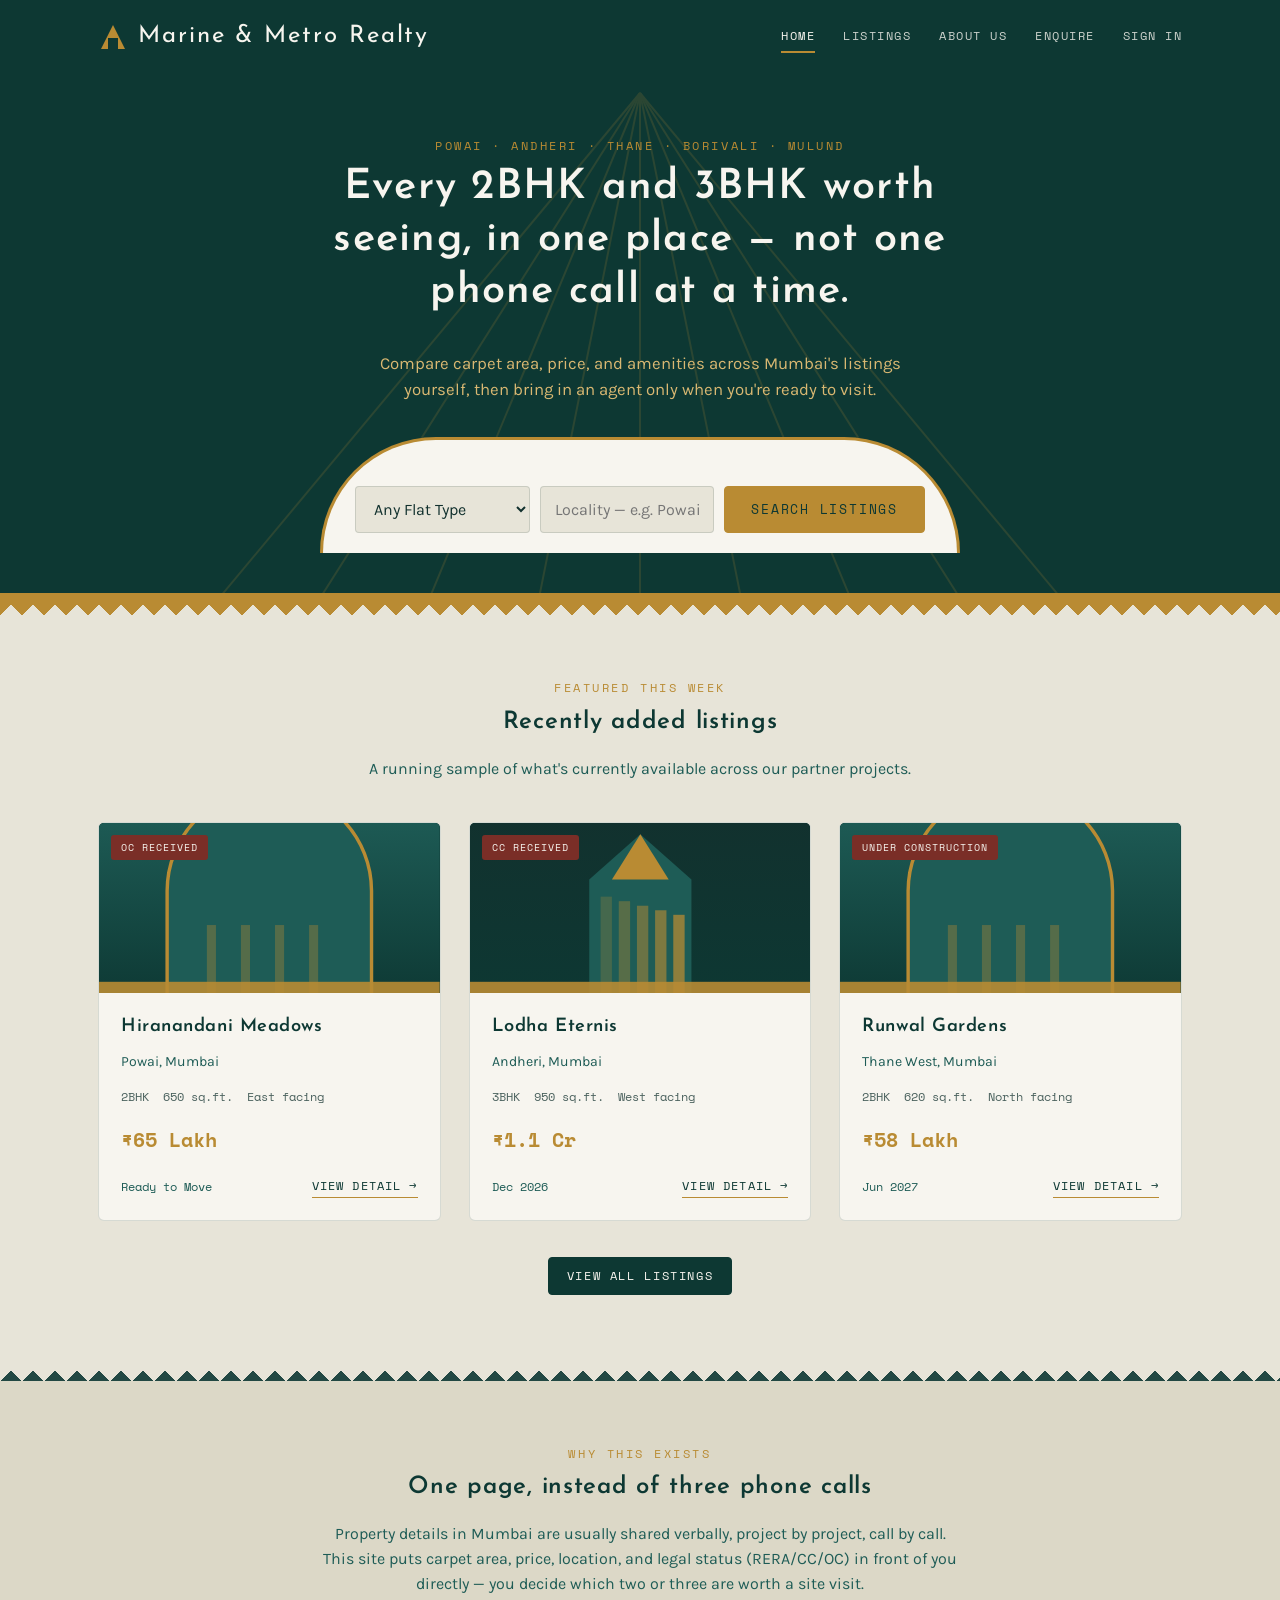
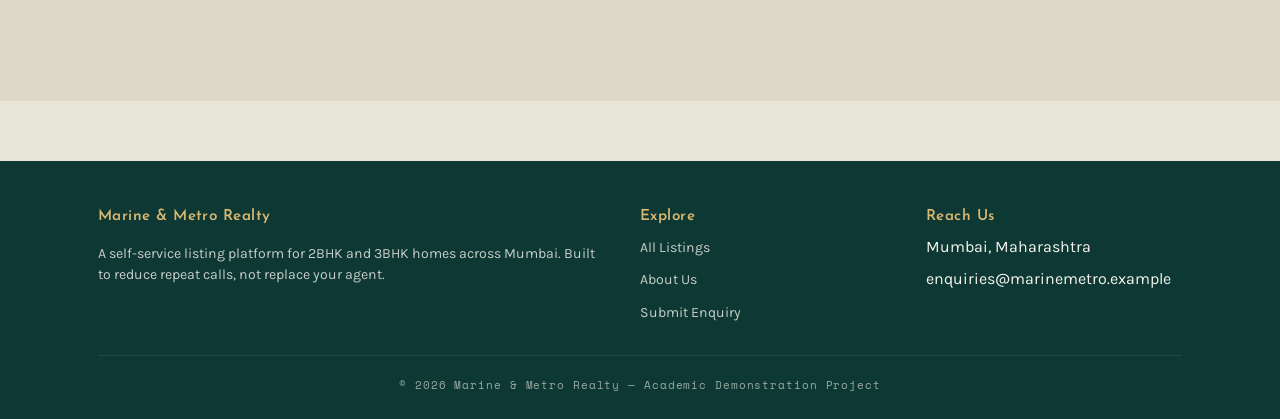
<file: index.html>
<!DOCTYPE html>
<html lang="en">
<head>
<meta charset="UTF-8">
<meta name="viewport" content="width=device-width, initial-scale=1.0">
<title>Marine & Metro Realty — 2BHK & 3BHK Flats in Mumbai</title>
<link rel="preconnect" href="https://fonts.googleapis.com">
<link href="https://fonts.googleapis.com/css2?family=Josefin+Sans:wght@500;600;700&family=Karla:wght@400;500;700&family=Space+Mono:wght@400;700&display=swap" rel="stylesheet">
<link rel="stylesheet" href="styles.css">
</head>
<body data-page="home">

<header class="site-header">
  <div class="container">
    <a href="index.html" class="brand">
      <svg class="mark" viewBox="0 0 30 30"><path d="M15 3 L27 27 H3 Z" fill="#B98B33"/><rect x="10" y="16" width="10" height="11" fill="#0D3833"/></svg>
      Marine & Metro Realty
    </a>
    <button class="nav-toggle" aria-label="Toggle menu">MENU</button>
    <nav class="main-nav">
      <a href="index.html" data-page="home">Home</a>
      <a href="listings.html" data-page="listings">Listings</a>
      <a href="about.html" data-page="about">About Us</a>
      <a href="contact.html" data-page="contact">Enquire</a>
    </nav>
  </div>
</header>

<section class="hero">
  <svg class="sunburst" viewBox="0 0 1200 700" xmlns="http://www.w3.org/2000/svg">
    <g stroke="#B98B33" stroke-width="2" opacity="0.35">
      <g transform="translate(600,140)">
        <line x1="0" y1="0" x2="-500" y2="600"/>
        <line x1="0" y1="0" x2="-380" y2="600"/>
        <line x1="0" y1="0" x2="-250" y2="600"/>
        <line x1="0" y1="0" x2="-120" y2="600"/>
        <line x1="0" y1="0" x2="0" y2="600"/>
        <line x1="0" y1="0" x2="120" y2="600"/>
        <line x1="0" y1="0" x2="250" y2="600"/>
        <line x1="0" y1="0" x2="380" y2="600"/>
        <line x1="0" y1="0" x2="500" y2="600"/>
      </g>
    </g>
  </svg>
  <div class="container">
    <span class="eyebrow">Powai · Andheri · Thane · Borivali · Mulund</span>
    <h1>Every 2BHK and 3BHK worth seeing, in one place — not one phone call at a time.</h1>
    <p class="lede">Compare carpet area, price, and amenities across Mumbai's listings yourself, then bring in an agent only when you're ready to visit.</p>

    <div class="search-arch">
      <div class="arch-frame">
        <form class="search-form" id="hero-search-form">
          <select id="hero-type" aria-label="Flat type">
            <option value="">Any Flat Type</option>
            <option value="2BHK">2BHK</option>
            <option value="3BHK">3BHK</option>
          </select>
          <input type="text" id="hero-locality" placeholder="Locality — e.g. Powai, Andheri" aria-label="Locality">
          <button type="submit" class="btn">Search Listings</button>
        </form>
      </div>
    </div>
  </div>
</section>
<div class="ziggurat"></div>

<section>
  <div class="container">
    <div class="section-head">
      <span class="eyebrow">Featured This Week</span>
      <h2>Recently added listings</h2>
      <p>A running sample of what's currently available across our partner projects.</p>
    </div>
    <div class="card-grid" id="featured-grid"></div>
    <div style="text-align:center;margin-top:36px;">
      <a href="listings.html" class="btn small" style="background:var(--teal-deep);color:var(--ivory);border-color:var(--teal-deep);">View All Listings</a>
    </div>
  </div>
</section>

<div class="ziggurat on-stone"></div>

<section style="background:var(--stone-2);">
  <div class="container">
    <div class="section-head">
      <span class="eyebrow">Why This Exists</span>
      <h2>One page, instead of three phone calls</h2>
      <p>Property details in Mumbai are usually shared verbally, project by project, call by call. This site puts carpet area, price, location, and legal status (RERA/CC/OC) in front of you directly — you decide which two or three are worth a site visit.</p>
    </div>
  </div>
</section>

<footer class="site-footer">
  <div class="container">
    <div class="footer-grid">
      <div>
        <h4>Marine & Metro Realty</h4>
        <p>A self-service listing platform for 2BHK and 3BHK homes across Mumbai. Built to reduce repeat calls, not replace your agent.</p>
      </div>
      <div>
        <h4>Explore</h4>
        <ul>
          <li><a href="listings.html">All Listings</a></li>
          <li><a href="about.html">About Us</a></li>
          <li><a href="contact.html">Submit Enquiry</a></li>
        </ul>
      </div>
      <div>
        <h4>Reach Us</h4>
        <ul>
          <li>Mumbai, Maharashtra</li>
          <li>enquiries@marinemetro.example</li>
        </ul>
      </div>
    </div>
    <div class="footer-bottom">© 2026 Marine & Metro Realty — Academic Demonstration Project</div>
  </div>
</footer>

<script src="data.js"></script>
<script src="storage.js"></script>
<script src="main.js"></script>
</body>
</html>
</file>
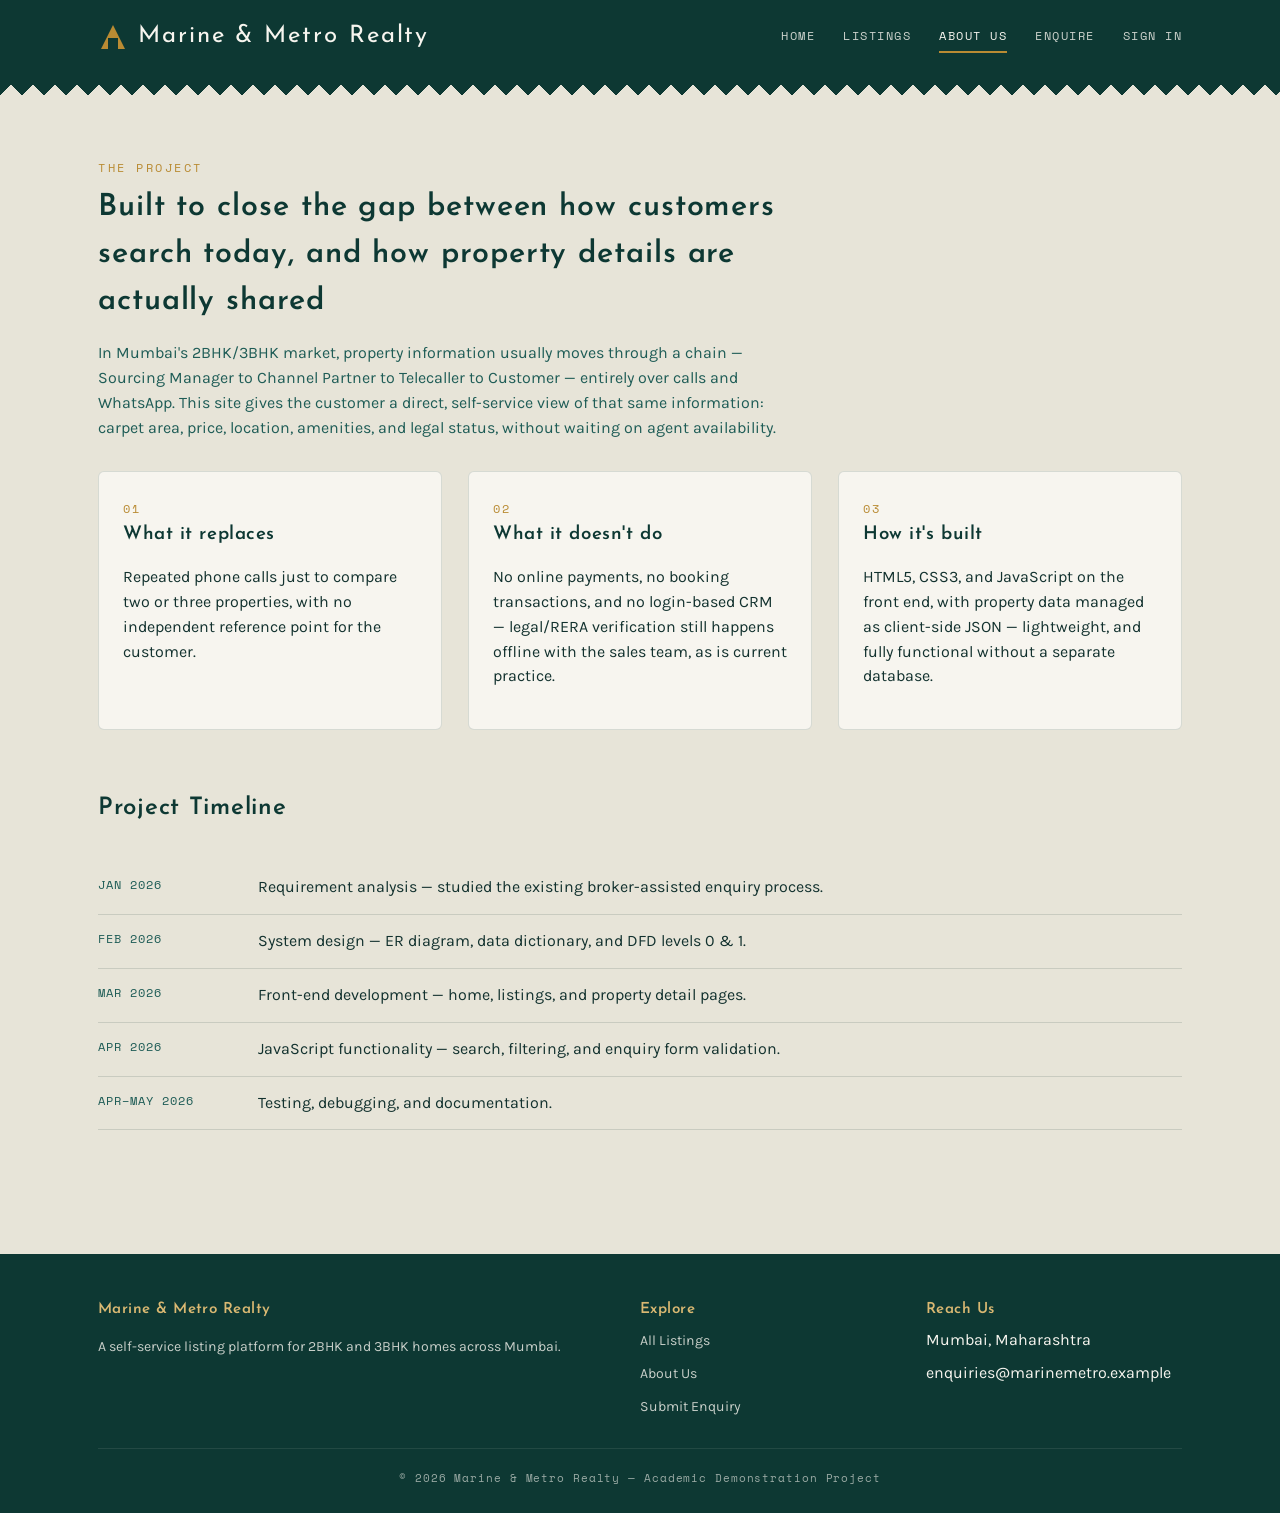
<file: about.html>
<!DOCTYPE html>
<html lang="en">
<head>
<meta charset="UTF-8">
<meta name="viewport" content="width=device-width, initial-scale=1.0">
<title>About Us — Marine & Metro Realty</title>
<link rel="preconnect" href="https://fonts.googleapis.com">
<link href="https://fonts.googleapis.com/css2?family=Josefin+Sans:wght@500;600;700&family=Karla:wght@400;500;700&family=Space+Mono:wght@400;700&display=swap" rel="stylesheet">
<link rel="stylesheet" href="styles.css">
</head>
<body data-page="about">

<header class="site-header">
  <div class="container">
    <a href="index.html" class="brand">
      <svg class="mark" viewBox="0 0 30 30"><path d="M15 3 L27 27 H3 Z" fill="#B98B33"/><rect x="10" y="16" width="10" height="11" fill="#0D3833"/></svg>
      Marine & Metro Realty
    </a>
    <button class="nav-toggle" aria-label="Toggle menu">MENU</button>
    <nav class="main-nav">
      <a href="index.html" data-page="home">Home</a>
      <a href="listings.html" data-page="listings">Listings</a>
      <a href="about.html" data-page="about">About Us</a>
      <a href="contact.html" data-page="contact">Enquire</a>
    </nav>
  </div>
</header>

<div class="ziggurat dark"></div>

<section>
  <div class="container">
    <span class="eyebrow">The Project</span>
    <h1 style="font-size:1.9rem;max-width:680px;">Built to close the gap between how customers search today, and how property details are actually shared</h1>
    <p style="max-width:680px;color:var(--teal);">In Mumbai's 2BHK/3BHK market, property information usually moves through a chain — Sourcing Manager to Channel Partner to Telecaller to Customer — entirely over calls and WhatsApp. This site gives the customer a direct, self-service view of that same information: carpet area, price, location, amenities, and legal status, without waiting on agent availability.</p>

    <div class="about-grid">
      <div class="about-card">
        <span class="num">01</span>
        <h3>What it replaces</h3>
        <p>Repeated phone calls just to compare two or three properties, with no independent reference point for the customer.</p>
      </div>
      <div class="about-card">
        <span class="num">02</span>
        <h3>What it doesn't do</h3>
        <p>No online payments, no booking transactions, and no login-based CRM — legal/RERA verification still happens offline with the sales team, as is current practice.</p>
      </div>
      <div class="about-card">
        <span class="num">03</span>
        <h3>How it's built</h3>
        <p>HTML5, CSS3, and JavaScript on the front end, with property data managed as client-side JSON — lightweight, and fully functional without a separate database.</p>
      </div>
    </div>

    <h2 style="margin-top:60px;">Project Timeline</h2>
    <div class="timeline">
      <div class="timeline-row"><span class="phase">Jan 2026</span><span>Requirement analysis — studied the existing broker-assisted enquiry process.</span></div>
      <div class="timeline-row"><span class="phase">Feb 2026</span><span>System design — ER diagram, data dictionary, and DFD levels 0 &amp; 1.</span></div>
      <div class="timeline-row"><span class="phase">Mar 2026</span><span>Front-end development — home, listings, and property detail pages.</span></div>
      <div class="timeline-row"><span class="phase">Apr 2026</span><span>JavaScript functionality — search, filtering, and enquiry form validation.</span></div>
      <div class="timeline-row"><span class="phase">Apr–May 2026</span><span>Testing, debugging, and documentation.</span></div>
    </div>
  </div>
</section>

<footer class="site-footer">
  <div class="container">
    <div class="footer-grid">
      <div>
        <h4>Marine & Metro Realty</h4>
        <p>A self-service listing platform for 2BHK and 3BHK homes across Mumbai.</p>
      </div>
      <div>
        <h4>Explore</h4>
        <ul>
          <li><a href="listings.html">All Listings</a></li>
          <li><a href="about.html">About Us</a></li>
          <li><a href="contact.html">Submit Enquiry</a></li>
        </ul>
      </div>
      <div>
        <h4>Reach Us</h4>
        <ul>
          <li>Mumbai, Maharashtra</li>
          <li>enquiries@marinemetro.example</li>
        </ul>
      </div>
    </div>
    <div class="footer-bottom">© 2026 Marine & Metro Realty — Academic Demonstration Project</div>
  </div>
</footer>

<script src="data.js"></script>
<script src="storage.js"></script>
<script src="main.js"></script>
</body>
</html>
</file>
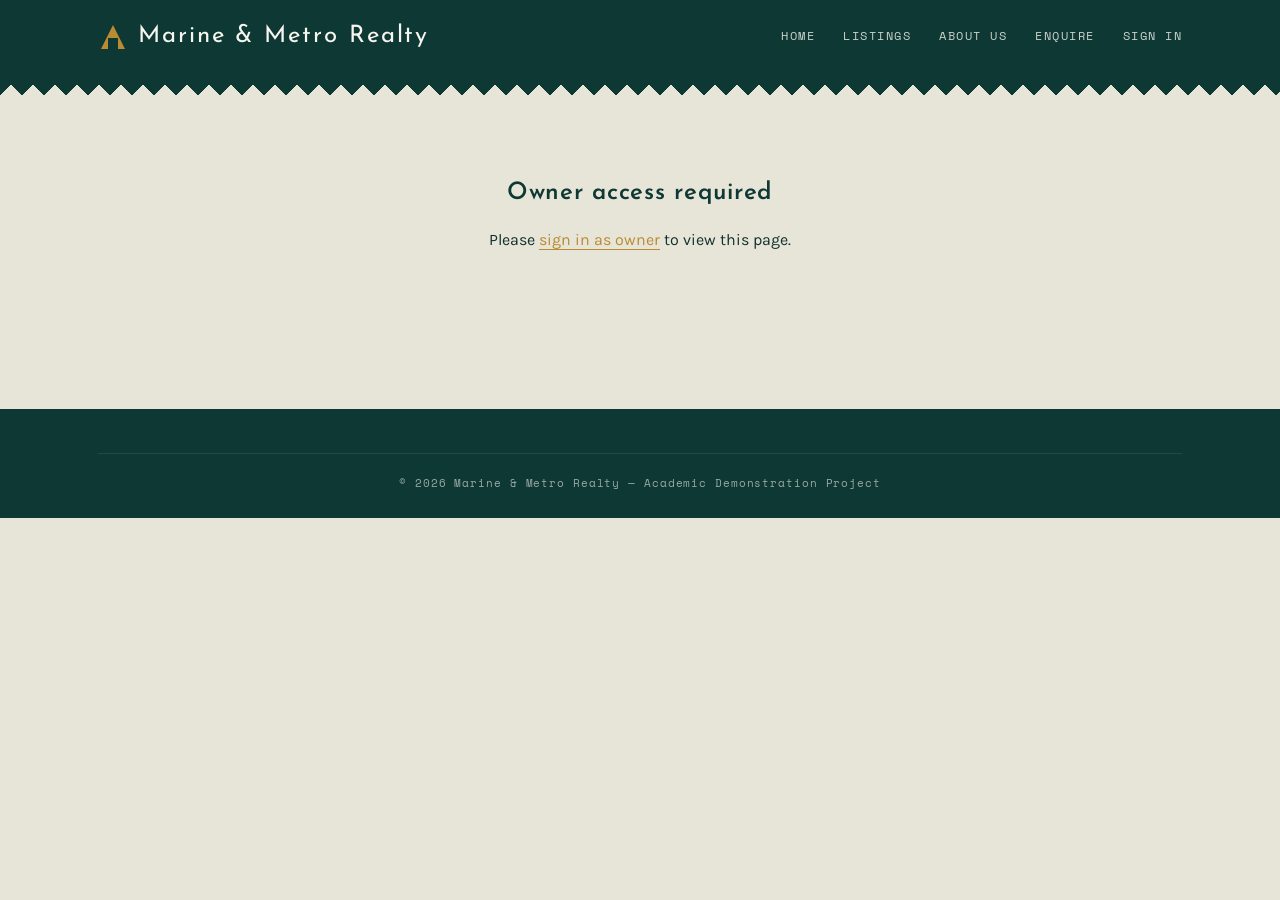
<file: admin.html>
<!DOCTYPE html>
<html lang="en">
<head>
<meta charset="UTF-8">
<meta name="viewport" content="width=device-width, initial-scale=1.0">
<title>Owner Panel — Marine & Metro Realty</title>
<link rel="preconnect" href="https://fonts.googleapis.com">
<link href="https://fonts.googleapis.com/css2?family=Josefin+Sans:wght@500;600;700&family=Karla:wght@400;500;700&family=Space+Mono:wght@400;700&display=swap" rel="stylesheet">
<link rel="stylesheet" href="styles.css">
<style>
  .admin-tabs{ display:flex; gap:10px; margin-bottom:30px; flex-wrap:wrap; }
  .admin-tab{
    padding:10px 20px; border-radius:20px; border:1px solid var(--teal-deep); background:none;
    font-family:var(--mono); font-size:0.75rem; letter-spacing:0.08em; text-transform:uppercase;
    color:var(--teal-deep); cursor:pointer;
  }
  .admin-tab.active{ background:var(--teal-deep); color:var(--ivory); }
  .admin-panel{ display:none; }
  .admin-panel.active{ display:block; }
  .grid-2{ display:grid; grid-template-columns:1fr 1fr; gap:18px; }
  .grid-3{ display:grid; grid-template-columns:1fr 1fr 1fr; gap:18px; }
  @media (max-width:700px){ .grid-2, .grid-3{ grid-template-columns:1fr; } }
  .photo-preview{ display:flex; gap:10px; flex-wrap:wrap; margin-top:10px; }
  .photo-preview img{ width:80px; height:60px; object-fit:cover; border-radius:4px; border:1px solid var(--line); }
  .admin-table{ width:100%; border-collapse:collapse; background:var(--ivory); }
  .admin-table th, .admin-table td{ padding:12px 14px; border-bottom:1px solid var(--line); text-align:left; font-size:0.9rem; }
  .admin-table th{ font-family:var(--mono); font-size:0.72rem; text-transform:uppercase; letter-spacing:0.08em; color:var(--teal); }
  .row-actions a, .row-actions button{
    font-family:var(--mono); font-size:0.72rem; letter-spacing:0.06em; text-transform:uppercase;
    margin-right:14px; background:none; border:none; cursor:pointer; color:var(--teal-deep); border-bottom:1px solid var(--brass);
  }
  .row-actions .danger{ color:var(--maroon); border-color:var(--maroon); }
  .msg{ font-size:0.85rem; padding:10px 12px; border-radius:4px; margin-bottom:16px; display:none; }
  .msg.show{ display:block; }
  .msg.success{ background:var(--teal-deep); color:var(--ivory); }
  .msg.error{ background:#F3E3E1; color:var(--maroon); }
  .gate{ text-align:center; padding:80px 20px; }
</style>
</head>
<body data-page="admin">

<header class="site-header">
  <div class="container">
    <a href="index.html" class="brand">
      <svg class="mark" viewBox="0 0 30 30"><path d="M15 3 L27 27 H3 Z" fill="#B98B33"/><rect x="10" y="16" width="10" height="11" fill="#0D3833"/></svg>
      Marine & Metro Realty
    </a>
    <button class="nav-toggle" aria-label="Toggle menu">MENU</button>
    <nav class="main-nav">
      <a href="index.html" data-page="home">Home</a>
      <a href="listings.html" data-page="listings">Listings</a>
      <a href="about.html" data-page="about">About Us</a>
      <a href="contact.html" data-page="contact">Enquire</a>
    </nav>
  </div>
</header>

<div class="ziggurat dark"></div>

<div id="gate-check" class="gate" style="display:none;">
  <h2>Owner access required</h2>
  <p>Please <a href="login.html" style="color:var(--brass);border-bottom:1px solid var(--brass);">sign in as owner</a> to view this page.</p>
</div>

<div id="admin-content" style="display:none;">
<section style="padding-top:44px;">
  <div class="container">
    <span class="eyebrow">Owner Panel</span>
    <h1 style="font-size:1.9rem;margin-bottom:30px;">Manage Listings & Enquiries</h1>

    <div class="admin-tabs">
      <button class="admin-tab active" data-panel="panel-add">Add Property</button>
      <button class="admin-tab" data-panel="panel-list">Manage Properties</button>
      <button class="admin-tab" data-panel="panel-enquiries">Enquiries</button>
    </div>

    <!-- ADD / EDIT PROPERTY -->
    <div class="admin-panel active" id="panel-add">
      <div id="admin-msg" class="msg"></div>
      <form id="property-form" class="form-card" style="max-width:none;">
        <input type="hidden" id="pf-id">
        <h3 id="form-heading">Add a New Property</h3>

        <div class="grid-2">
          <div class="form-row"><label for="pf-project">Project Name</label><input type="text" id="pf-project" required></div>
          <div class="form-row"><label for="pf-type">Flat Type</label>
            <select id="pf-type"><option value="2BHK">2BHK</option><option value="3BHK">3BHK</option></select>
          </div>
        </div>

        <div class="grid-3">
          <div class="form-row"><label for="pf-area">Carpet Area (sq.ft.)</label><input type="number" id="pf-area" required></div>
          <div class="form-row"><label for="pf-price">Price (₹, numeric)</label><input type="number" id="pf-price" required placeholder="e.g. 6500000"></div>
          <div class="form-row"><label for="pf-pricelabel">Price Label</label><input type="text" id="pf-pricelabel" required placeholder="e.g. ₹65 Lakh"></div>
        </div>

        <div class="grid-2">
          <div class="form-row"><label for="pf-locality">Locality</label><input type="text" id="pf-locality" required placeholder="e.g. Powai"></div>
          <div class="form-row"><label for="pf-location">Full Location</label><input type="text" id="pf-location" required placeholder="e.g. Powai, Mumbai"></div>
        </div>

        <div class="grid-3">
          <div class="form-row"><label for="pf-floor">Floor</label><input type="text" id="pf-floor" placeholder="e.g. 7th of 14"></div>
          <div class="form-row"><label for="pf-facing">Facing</label><input type="text" id="pf-facing" placeholder="e.g. East"></div>
          <div class="form-row"><label for="pf-possession">Possession</label><input type="text" id="pf-possession" placeholder="e.g. Ready to Move"></div>
        </div>

        <div class="grid-2">
          <div class="form-row"><label for="pf-status">Legal Status</label>
            <select id="pf-status">
              <option>OC Received</option><option>CC Received</option>
              <option>Under Construction</option><option>RERA Registered</option>
            </select>
          </div>
          <div class="form-row"><label for="pf-rera">RERA Number</label><input type="text" id="pf-rera" placeholder="e.g. RERA Registered · P51800012345"></div>
        </div>

        <div class="form-row"><label for="pf-connectivity">Connectivity Notes</label><input type="text" id="pf-connectivity" placeholder="e.g. 8 min to Powai Lake"></div>
        <div class="form-row"><label for="pf-amenities">Amenities (comma separated)</label><input type="text" id="pf-amenities" placeholder="Gymnasium, 24x7 Security, Clubhouse"></div>
        <div class="form-row"><label for="pf-description">Description</label><textarea id="pf-description" placeholder="A few sentences about the property..."></textarea></div>

        <div class="form-row">
          <label for="pf-photos">Photos (first photo becomes the cover image)</label>
          <input type="file" id="pf-photos" accept="image/*" multiple>
          <div class="photo-preview" id="photo-preview"></div>
        </div>

        <div style="display:flex; gap:12px; margin-top:10px;">
          <button type="submit" class="btn">Save Property</button>
          <button type="button" class="btn outline" id="cancel-edit" style="display:none;color:var(--teal-deep);border-color:var(--teal-deep);">Cancel Edit</button>
        </div>
      </form>
    </div>

    <!-- MANAGE / LIST -->
    <div class="admin-panel" id="panel-list">
      <table class="admin-table">
        <thead><tr><th>Project</th><th>Type</th><th>Locality</th><th>Price</th><th>Status</th><th>Actions</th></tr></thead>
        <tbody id="admin-property-rows"></tbody>
      </table>
    </div>

    <!-- ENQUIRIES -->
    <div class="admin-panel" id="panel-enquiries">
      <table class="admin-table">
        <thead><tr><th>Date</th><th>Name</th><th>Phone</th><th>Email</th><th>Property</th><th>Message</th></tr></thead>
        <tbody id="admin-enquiry-rows"></tbody>
      </table>
    </div>
  </div>
</section>
</div>

<footer class="site-footer">
  <div class="container">
    <div class="footer-bottom">© 2026 Marine & Metro Realty — Academic Demonstration Project</div>
  </div>
</footer>

<script src="data.js"></script>
<script src="storage.js"></script>
<script src="main.js"></script>
<script>
let currentPhotos = []; // base64 strings for the property currently being edited/added

async function gateCheck(){
  const session = await getSession();
  if(!session || session.role !== "owner"){
    document.getElementById("gate-check").style.display = "block";
    return false;
  }
  document.getElementById("admin-content").style.display = "block";
  return true;
}

function showAdminMsg(text, type){
  const box = document.getElementById("admin-msg");
  box.textContent = text;
  box.className = "msg show " + type;
}

// ---- Tabs ----
document.querySelectorAll(".admin-tab").forEach(btn=>{
  btn.addEventListener("click", ()=>{
    document.querySelectorAll(".admin-tab").forEach(b=>b.classList.remove("active"));
    document.querySelectorAll(".admin-panel").forEach(p=>p.classList.remove("active"));
    btn.classList.add("active");
    document.getElementById(btn.dataset.panel).classList.add("active");
    if(btn.dataset.panel === "panel-list") renderPropertyTable();
    if(btn.dataset.panel === "panel-enquiries") renderEnquiryTable();
  });
});

// ---- Image compression: resize + convert to base64 JPEG ----
function fileToCompressedDataURL(file, maxWidth=900, quality=0.65){
  return new Promise((resolve, reject)=>{
    const reader = new FileReader();
    reader.onload = (e)=>{
      const img = new Image();
      img.onload = ()=>{
        const scale = Math.min(1, maxWidth / img.width);
        const canvas = document.createElement("canvas");
        canvas.width = img.width * scale;
        canvas.height = img.height * scale;
        const ctx = canvas.getContext("2d");
        ctx.drawImage(img, 0, 0, canvas.width, canvas.height);
        resolve(canvas.toDataURL("image/jpeg", quality));
      };
      img.onerror = reject;
      img.src = e.target.result;
    };
    reader.onerror = reject;
    reader.readAsDataURL(file);
  });
}

document.getElementById("pf-photos").addEventListener("change", async (e)=>{
  const files = Array.from(e.target.files).slice(0,4);
  const preview = document.getElementById("photo-preview");
  preview.innerHTML = "Processing images...";
  const compressed = await Promise.all(files.map(f=>fileToCompressedDataURL(f)));
  currentPhotos = currentPhotos.concat(compressed).slice(0,4);
  renderPhotoPreview();
});

function renderPhotoPreview(){
  const preview = document.getElementById("photo-preview");
  preview.innerHTML = currentPhotos.map((src,i)=>
    `<div style="position:relative;"><img src="${src}"><button type="button" onclick="removePhoto(${i})" style="position:absolute;top:-6px;right:-6px;background:var(--maroon);color:#fff;border:none;border-radius:50%;width:18px;height:18px;font-size:11px;cursor:pointer;">×</button></div>`
  ).join("") || `<span style="font-size:0.8rem;color:var(--teal);">No photos added yet — a placeholder illustration will be used.</span>`;
}
function removePhoto(i){
  currentPhotos.splice(i,1);
  renderPhotoPreview();
}

// ---- Form: Add / Edit ----
const form = document.getElementById("property-form");
form.addEventListener("submit", async (e)=>{
  e.preventDefault();
  const list = await getProperties();
  const editingId = document.getElementById("pf-id").value;

  const prop = {
    id: editingId || nextPropertyId(list),
    project: document.getElementById("pf-project").value.trim(),
    type: document.getElementById("pf-type").value,
    area: Number(document.getElementById("pf-area").value),
    price: Number(document.getElementById("pf-price").value),
    priceLabel: document.getElementById("pf-pricelabel").value.trim(),
    locality: document.getElementById("pf-locality").value.trim(),
    location: document.getElementById("pf-location").value.trim(),
    city: "Mumbai",
    floor: document.getElementById("pf-floor").value.trim(),
    facing: document.getElementById("pf-facing").value.trim(),
    possession: document.getElementById("pf-possession").value.trim(),
    status: document.getElementById("pf-status").value,
    rera: document.getElementById("pf-rera").value.trim(),
    connectivity: document.getElementById("pf-connectivity").value.trim(),
    amenities: document.getElementById("pf-amenities").value.split(",").map(s=>s.trim()).filter(Boolean),
    description: document.getElementById("pf-description").value.trim(),
    images: currentPhotos,
    facade: (list.length % 2 === 0) ? "deco-1" : "deco-2"
  };

  await upsertProperty(prop);
  showAdminMsg(editingId ? "Property updated." : "Property added.", "success");
  resetForm();
  renderPropertyTable();
});

document.getElementById("cancel-edit").addEventListener("click", resetForm);

function resetForm(){
  form.reset();
  document.getElementById("pf-id").value = "";
  document.getElementById("form-heading").textContent = "Add a New Property";
  document.getElementById("cancel-edit").style.display = "none";
  currentPhotos = [];
  renderPhotoPreview();
}

async function editProperty(id){
  const p = await getPropertyById(id);
  if(!p) return;
  document.getElementById("pf-id").value = p.id;
  document.getElementById("pf-project").value = p.project;
  document.getElementById("pf-type").value = p.type;
  document.getElementById("pf-area").value = p.area;
  document.getElementById("pf-price").value = p.price;
  document.getElementById("pf-pricelabel").value = p.priceLabel;
  document.getElementById("pf-locality").value = p.locality;
  document.getElementById("pf-location").value = p.location;
  document.getElementById("pf-floor").value = p.floor||"";
  document.getElementById("pf-facing").value = p.facing||"";
  document.getElementById("pf-possession").value = p.possession||"";
  document.getElementById("pf-status").value = p.status;
  document.getElementById("pf-rera").value = p.rera||"";
  document.getElementById("pf-connectivity").value = p.connectivity||"";
  document.getElementById("pf-amenities").value = (p.amenities||[]).join(", ");
  document.getElementById("pf-description").value = p.description||"";
  currentPhotos = p.images ? [...p.images] : [];
  renderPhotoPreview();

  document.getElementById("form-heading").textContent = "Edit Property — " + p.project;
  document.getElementById("cancel-edit").style.display = "inline-block";
  document.querySelectorAll(".admin-tab").forEach(b=>b.classList.remove("active"));
  document.querySelectorAll(".admin-panel").forEach(p=>p.classList.remove("active"));
  document.querySelector('[data-panel="panel-add"]').classList.add("active");
  document.getElementById("panel-add").classList.add("active");
  window.scrollTo({top:0, behavior:"smooth"});
}

async function removeProperty(id){
  if(!confirm("Delete this property? This cannot be undone.")) return;
  await deleteProperty(id);
  renderPropertyTable();
}

async function renderPropertyTable(){
  const list = await getProperties();
  const rows = document.getElementById("admin-property-rows");
  rows.innerHTML = list.map(p=>`
    <tr>
      <td>${p.project}</td>
      <td>${p.type}</td>
      <td>${p.locality}</td>
      <td>${p.priceLabel}</td>
      <td>${p.status}</td>
      <td class="row-actions">
        <a href="#" onclick="editProperty('${p.id}');return false;">Edit</a>
        <button class="danger" onclick="removeProperty('${p.id}')">Delete</button>
      </td>
    </tr>`).join("") || `<tr><td colspan="6">No properties yet.</td></tr>`;
}

async function renderEnquiryTable(){
  const list = await getEnquiries();
  const rows = document.getElementById("admin-enquiry-rows");
  rows.innerHTML = list.map(e=>`
    <tr>
      <td>${new Date(e.createdAt).toLocaleDateString("en-IN")}</td>
      <td>${e.name}</td>
      <td>${e.phone}</td>
      <td>${e.email||"—"}</td>
      <td>${e.propertyName||"General"}</td>
      <td>${e.message}</td>
    </tr>`).join("") || `<tr><td colspan="6">No enquiries yet.</td></tr>`;
}

(async ()=>{
  const ok = await gateCheck();
  if(ok) renderPropertyTable();
})();
</script>
</body>
</html>
</file>
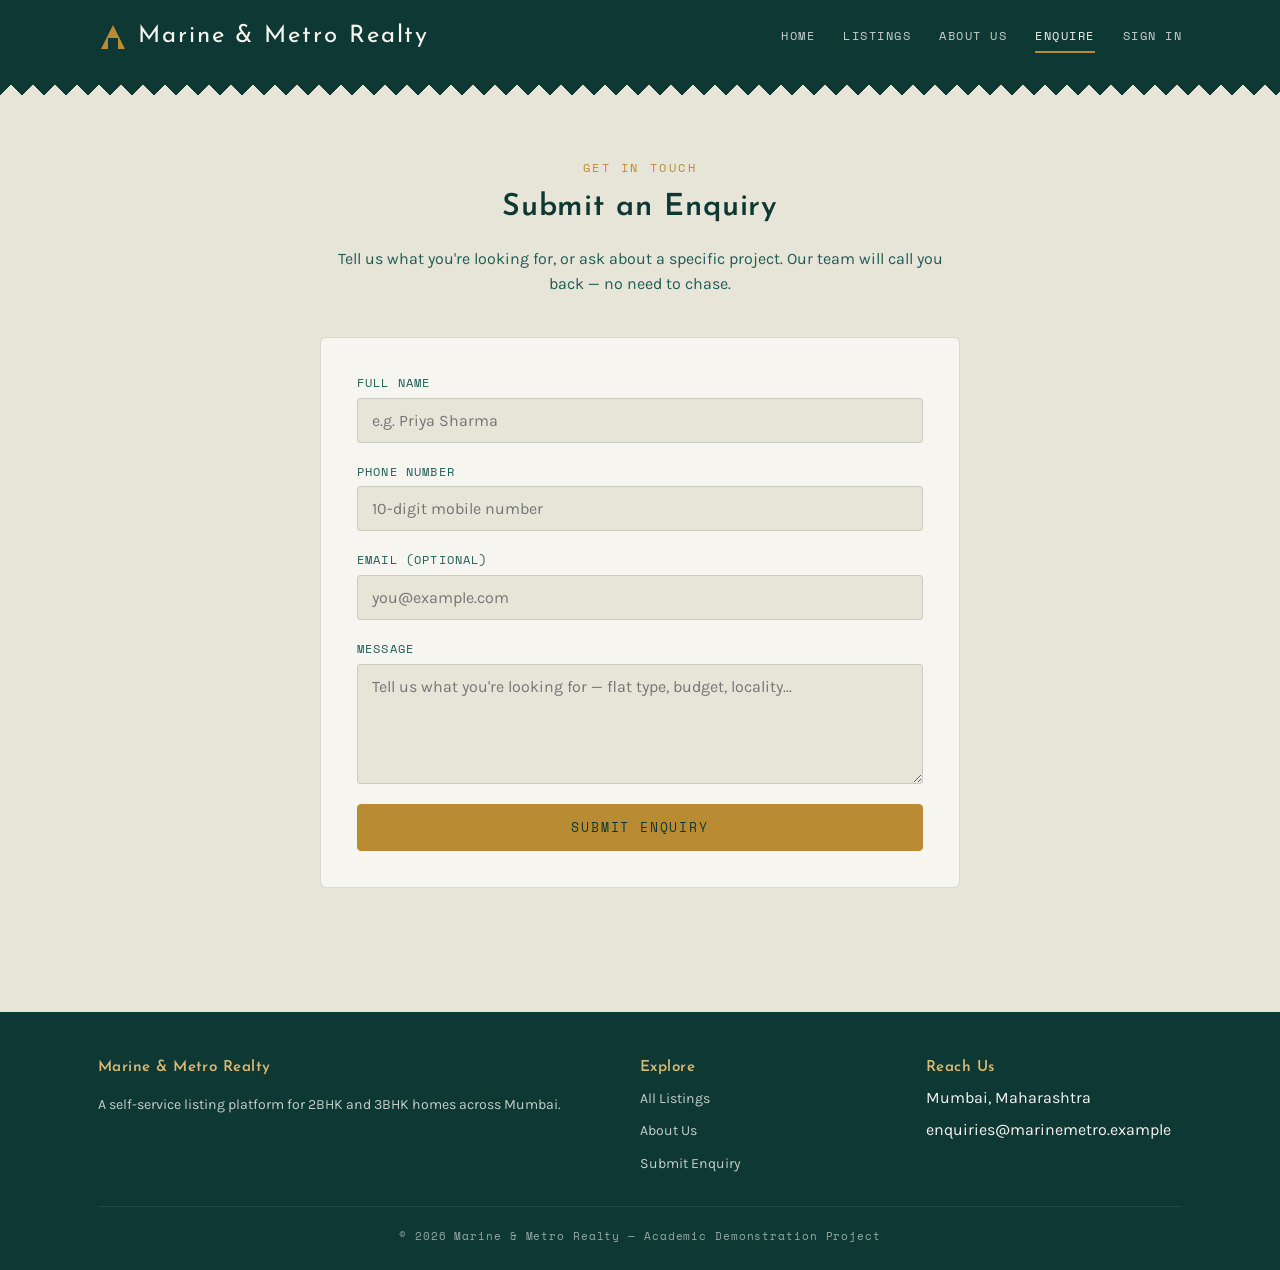
<file: contact.html>
<!DOCTYPE html>
<html lang="en">
<head>
<meta charset="UTF-8">
<meta name="viewport" content="width=device-width, initial-scale=1.0">
<title>Submit an Enquiry — Marine & Metro Realty</title>
<link rel="preconnect" href="https://fonts.googleapis.com">
<link href="https://fonts.googleapis.com/css2?family=Josefin+Sans:wght@500;600;700&family=Karla:wght@400;500;700&family=Space+Mono:wght@400;700&display=swap" rel="stylesheet">
<link rel="stylesheet" href="styles.css">
</head>
<body data-page="contact">

<header class="site-header">
  <div class="container">
    <a href="index.html" class="brand">
      <svg class="mark" viewBox="0 0 30 30"><path d="M15 3 L27 27 H3 Z" fill="#B98B33"/><rect x="10" y="16" width="10" height="11" fill="#0D3833"/></svg>
      Marine & Metro Realty
    </a>
    <button class="nav-toggle" aria-label="Toggle menu">MENU</button>
    <nav class="main-nav">
      <a href="index.html" data-page="home">Home</a>
      <a href="listings.html" data-page="listings">Listings</a>
      <a href="about.html" data-page="about">About Us</a>
      <a href="contact.html" data-page="contact">Enquire</a>
    </nav>
  </div>
</header>

<div class="ziggurat dark"></div>

<section>
  <div class="container">
    <div class="section-head">
      <span class="eyebrow">Get In Touch</span>
      <h1 style="font-size:1.9rem;">Submit an Enquiry</h1>
      <p>Tell us what you're looking for, or ask about a specific project. Our team will call you back — no need to chase.</p>
    </div>

    <div class="form-card">
      <div class="success-banner" id="success-banner"></div>
      <p id="prefill-note" style="display:none;font-family:var(--mono);font-size:0.8rem;background:var(--stone-2);padding:12px 14px;border-radius:4px;margin-bottom:20px;"></p>

      <form id="enquiry-form" novalidate>
        <input type="hidden" id="field-property">

        <div class="form-row" id="row-name">
          <label for="field-name">Full Name</label>
          <input type="text" id="field-name" placeholder="e.g. Priya Sharma">
          <span class="error-msg">Please enter your full name.</span>
        </div>

        <div class="form-row" id="row-phone">
          <label for="field-phone">Phone Number</label>
          <input type="tel" id="field-phone" placeholder="10-digit mobile number">
          <span class="error-msg">Please enter a valid 10-digit phone number.</span>
        </div>

        <div class="form-row" id="row-email">
          <label for="field-email">Email (optional)</label>
          <input type="email" id="field-email" placeholder="you@example.com">
          <span class="error-msg">Please enter a valid email address.</span>
        </div>

        <div class="form-row" id="row-message">
          <label for="field-message">Message</label>
          <textarea id="field-message" placeholder="Tell us what you're looking for — flat type, budget, locality..."></textarea>
          <span class="error-msg">Please add a short message so we know how to help.</span>
        </div>

        <button type="submit" class="btn" style="width:100%;">Submit Enquiry</button>
      </form>
    </div>
  </div>
</section>

<footer class="site-footer">
  <div class="container">
    <div class="footer-grid">
      <div>
        <h4>Marine & Metro Realty</h4>
        <p>A self-service listing platform for 2BHK and 3BHK homes across Mumbai.</p>
      </div>
      <div>
        <h4>Explore</h4>
        <ul>
          <li><a href="listings.html">All Listings</a></li>
          <li><a href="about.html">About Us</a></li>
          <li><a href="contact.html">Submit Enquiry</a></li>
        </ul>
      </div>
      <div>
        <h4>Reach Us</h4>
        <ul>
          <li>Mumbai, Maharashtra</li>
          <li>enquiries@marinemetro.example</li>
        </ul>
      </div>
    </div>
    <div class="footer-bottom">© 2026 Marine & Metro Realty — Academic Demonstration Project</div>
  </div>
</footer>

<script src="data.js"></script>
<script src="storage.js"></script>
<script src="main.js"></script>
</body>
</html>
</file>
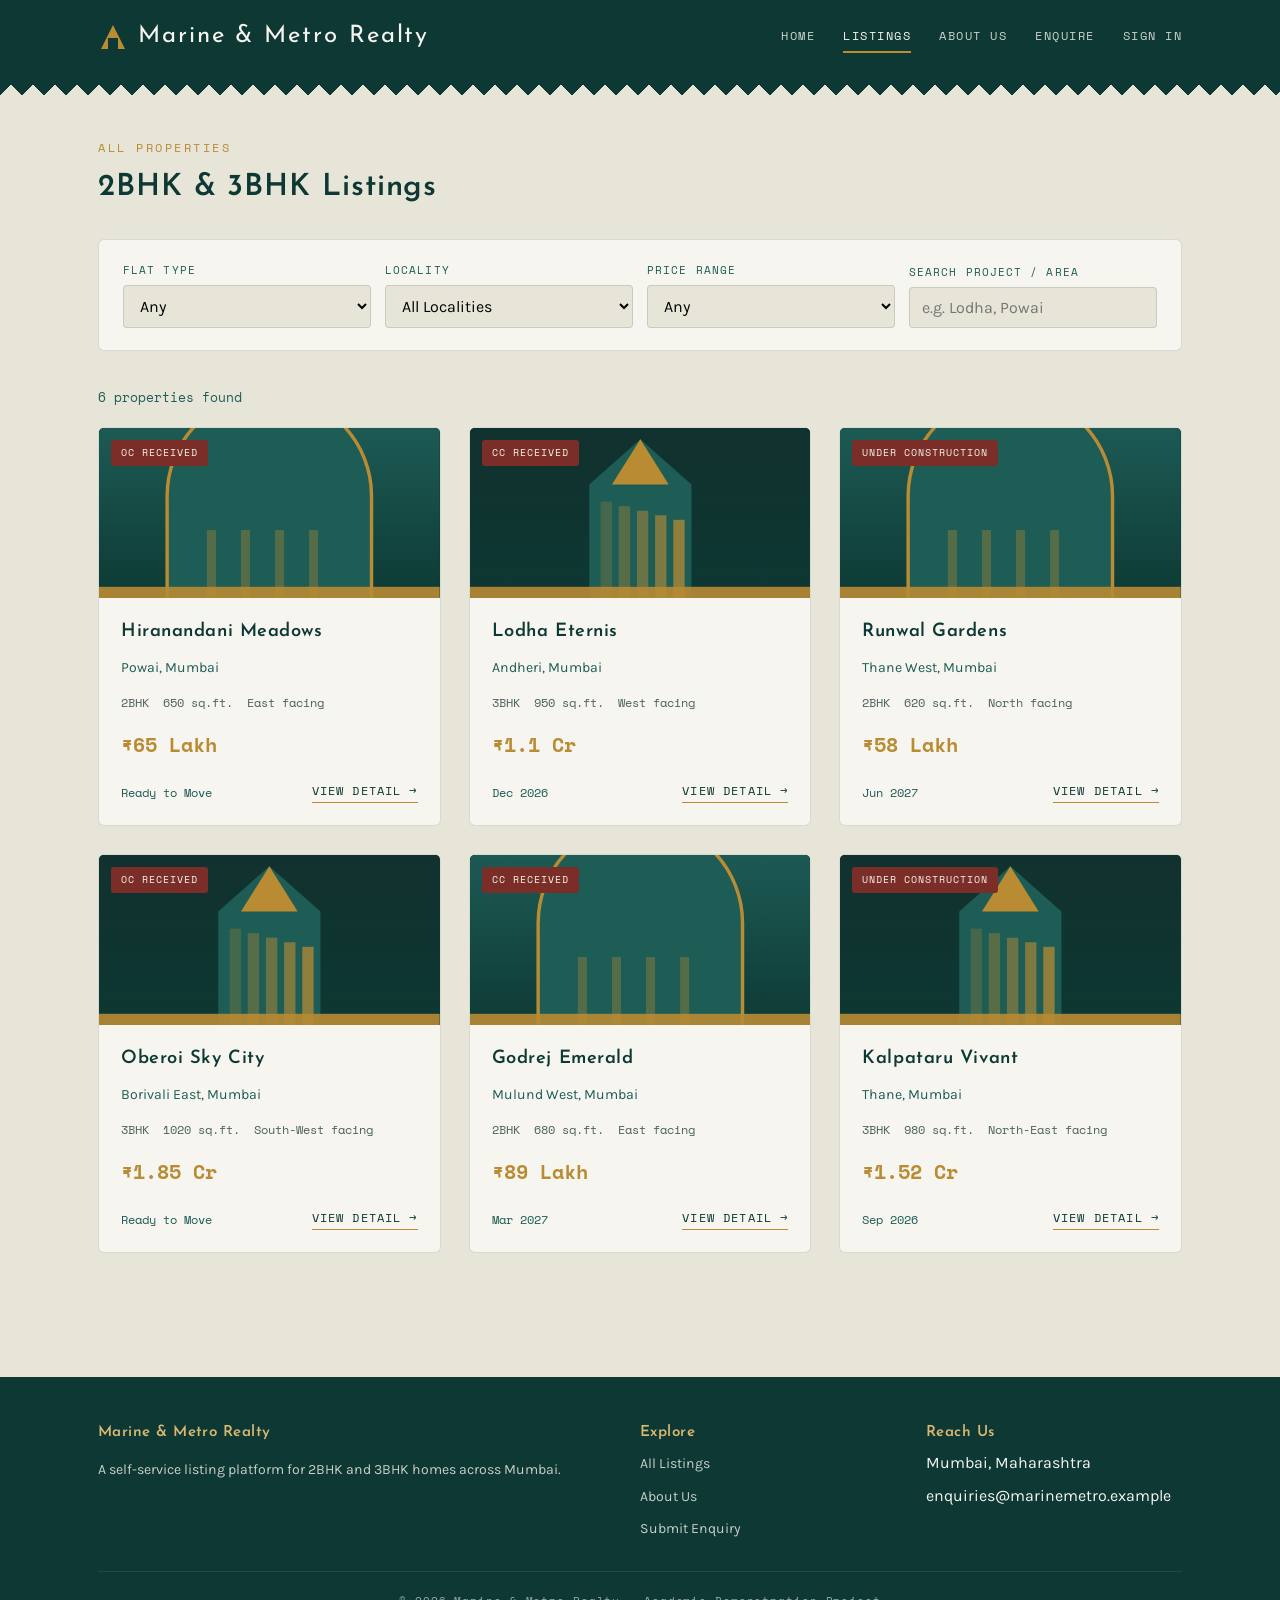
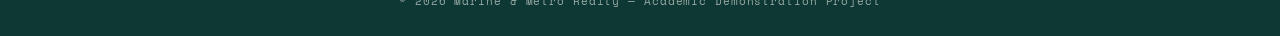
<file: listings.html>
<!DOCTYPE html>
<html lang="en">
<head>
<meta charset="UTF-8">
<meta name="viewport" content="width=device-width, initial-scale=1.0">
<title>Property Listings — Marine & Metro Realty</title>
<link rel="preconnect" href="https://fonts.googleapis.com">
<link href="https://fonts.googleapis.com/css2?family=Josefin+Sans:wght@500;600;700&family=Karla:wght@400;500;700&family=Space+Mono:wght@400;700&display=swap" rel="stylesheet">
<link rel="stylesheet" href="styles.css">
</head>
<body data-page="listings">

<header class="site-header">
  <div class="container">
    <a href="index.html" class="brand">
      <svg class="mark" viewBox="0 0 30 30"><path d="M15 3 L27 27 H3 Z" fill="#B98B33"/><rect x="10" y="16" width="10" height="11" fill="#0D3833"/></svg>
      Marine & Metro Realty
    </a>
    <button class="nav-toggle" aria-label="Toggle menu">MENU</button>
    <nav class="main-nav">
      <a href="index.html" data-page="home">Home</a>
      <a href="listings.html" data-page="listings">Listings</a>
      <a href="about.html" data-page="about">About Us</a>
      <a href="contact.html" data-page="contact">Enquire</a>
    </nav>
  </div>
</header>

<div class="ziggurat dark"></div>

<section style="padding-top:44px;">
  <div class="container">
    <span class="eyebrow">All Properties</span>
    <h1 style="font-size:1.9rem;margin-bottom:28px;">2BHK & 3BHK Listings</h1>

    <div class="filter-bar">
      <div class="field">
        <label for="filter-type">Flat Type</label>
        <select id="filter-type">
          <option value="">Any</option>
          <option value="2BHK">2BHK</option>
          <option value="3BHK">3BHK</option>
        </select>
      </div>
      <div class="field">
        <label for="filter-locality">Locality</label>
        <select id="filter-locality"></select>
      </div>
      <div class="field">
        <label for="filter-price">Price Range</label>
        <select id="filter-price">
          <option value="">Any</option>
          <option value="under70">Under ₹70 Lakh</option>
          <option value="70to120">₹70 Lakh – ₹1.2 Cr</option>
          <option value="above120">Above ₹1.2 Cr</option>
        </select>
      </div>
      <div class="field">
        <label for="filter-search">Search Project / Area</label>
        <input type="text" id="filter-search" placeholder="e.g. Lodha, Powai">
      </div>
    </div>

    <div class="results-meta" id="results-meta"></div>
    <div class="card-grid" id="listings-grid"></div>

    <div class="empty-state" id="empty-state" style="display:none;">
      <h3>No matching properties</h3>
      <p>Try widening your price range or clearing the locality filter.</p>
    </div>
  </div>
</section>

<footer class="site-footer">
  <div class="container">
    <div class="footer-grid">
      <div>
        <h4>Marine & Metro Realty</h4>
        <p>A self-service listing platform for 2BHK and 3BHK homes across Mumbai.</p>
      </div>
      <div>
        <h4>Explore</h4>
        <ul>
          <li><a href="listings.html">All Listings</a></li>
          <li><a href="about.html">About Us</a></li>
          <li><a href="contact.html">Submit Enquiry</a></li>
        </ul>
      </div>
      <div>
        <h4>Reach Us</h4>
        <ul>
          <li>Mumbai, Maharashtra</li>
          <li>enquiries@marinemetro.example</li>
        </ul>
      </div>
    </div>
    <div class="footer-bottom">© 2026 Marine & Metro Realty — Academic Demonstration Project</div>
  </div>
</footer>

<script src="data.js"></script>
<script src="storage.js"></script>
<script src="main.js"></script>
</body>
</html>
</file>
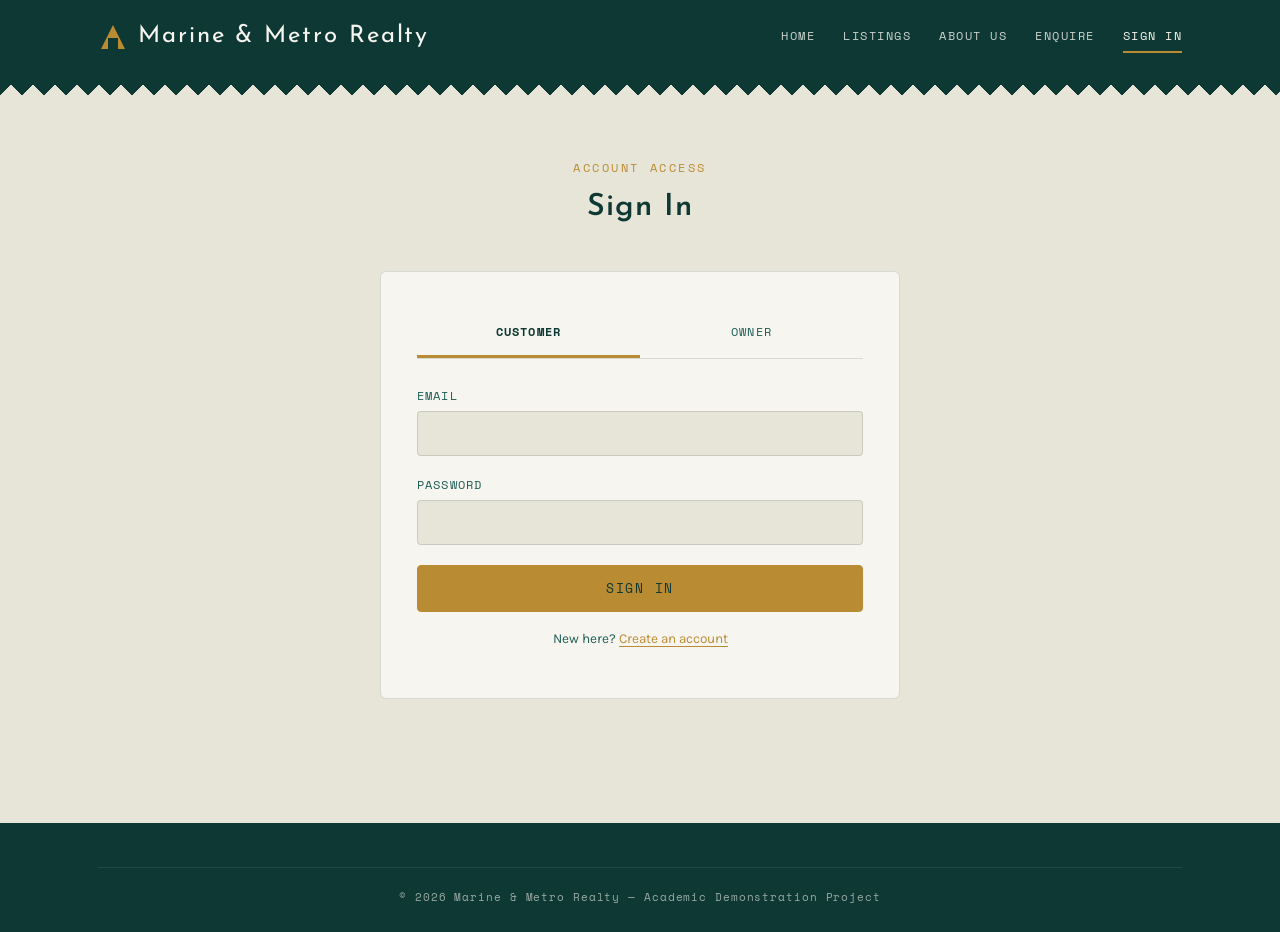
<file: login.html>
<!DOCTYPE html>
<html lang="en">
<head>
<meta charset="UTF-8">
<meta name="viewport" content="width=device-width, initial-scale=1.0">
<title>Sign In — Marine & Metro Realty</title>
<link rel="preconnect" href="https://fonts.googleapis.com">
<link href="https://fonts.googleapis.com/css2?family=Josefin+Sans:wght@500;600;700&family=Karla:wght@400;500;700&family=Space+Mono:wght@400;700&display=swap" rel="stylesheet">
<link rel="stylesheet" href="styles.css">
<style>
  .tab-bar{ display:flex; gap:0; margin-bottom:28px; border-bottom:1px solid var(--line); }
  .tab-btn{
    flex:1; padding:14px; text-align:center; background:none; border:none; cursor:pointer;
    font-family:var(--mono); font-size:0.78rem; letter-spacing:0.1em; text-transform:uppercase;
    color:var(--teal); border-bottom:3px solid transparent;
  }
  .tab-btn.active{ color:var(--teal-deep); border-color:var(--brass); font-weight:700; }
  .panel{ display:none; }
  .panel.active{ display:block; }
  .switch-line{ text-align:center; font-size:0.85rem; color:var(--teal); margin-top:16px; }
  .switch-line a{ color:var(--brass); border-bottom:1px solid var(--brass); }
  .hint{
    font-family:var(--mono); font-size:0.72rem; color:var(--teal); background:var(--stone-2);
    padding:10px 12px; border-radius:4px; margin-bottom:20px; line-height:1.6;
  }
  .msg{ font-size:0.85rem; padding:10px 12px; border-radius:4px; margin-bottom:16px; display:none; }
  .msg.show{ display:block; }
  .msg.error{ background:#F3E3E1; color:var(--maroon); }
  .msg.success{ background:var(--teal-deep); color:var(--ivory); }
</style>
</head>
<body data-page="login">

<header class="site-header">
  <div class="container">
    <a href="index.html" class="brand">
      <svg class="mark" viewBox="0 0 30 30"><path d="M15 3 L27 27 H3 Z" fill="#B98B33"/><rect x="10" y="16" width="10" height="11" fill="#0D3833"/></svg>
      Marine & Metro Realty
    </a>
    <button class="nav-toggle" aria-label="Toggle menu">MENU</button>
    <nav class="main-nav">
      <a href="index.html" data-page="home">Home</a>
      <a href="listings.html" data-page="listings">Listings</a>
      <a href="about.html" data-page="about">About Us</a>
      <a href="contact.html" data-page="contact">Enquire</a>
    </nav>
  </div>
</header>

<div class="ziggurat dark"></div>

<section>
  <div class="container">
    <div class="section-head">
      <span class="eyebrow">Account Access</span>
      <h1 style="font-size:1.9rem;">Sign In</h1>
    </div>

    <div class="form-card" style="max-width:520px;">
      <div class="tab-bar">
        <button class="tab-btn active" data-tab="customer-login">Customer</button>
        <button class="tab-btn" data-tab="owner-login">Owner</button>
      </div>

      <div id="msg-box" class="msg"></div>

      <!-- CUSTOMER LOGIN -->
      <div class="panel active" id="customer-login">
        <form id="customer-login-form">
          <div class="form-row">
            <label for="cl-email">Email</label>
            <input type="email" id="cl-email" required>
          </div>
          <div class="form-row">
            <label for="cl-password">Password</label>
            <input type="password" id="cl-password" required>
          </div>
          <button type="submit" class="btn" style="width:100%;">Sign In</button>
        </form>
        <p class="switch-line">New here? <a href="#" data-show="customer-register">Create an account</a></p>
      </div>

      <!-- CUSTOMER REGISTER -->
      <div class="panel" id="customer-register">
        <form id="customer-register-form">
          <div class="form-row">
            <label for="cr-name">Full Name</label>
            <input type="text" id="cr-name" required>
          </div>
          <div class="form-row">
            <label for="cr-email">Email</label>
            <input type="email" id="cr-email" required>
          </div>
          <div class="form-row">
            <label for="cr-phone">Phone</label>
            <input type="tel" id="cr-phone" required>
          </div>
          <div class="form-row">
            <label for="cr-password">Password</label>
            <input type="password" id="cr-password" required minlength="4">
          </div>
          <button type="submit" class="btn" style="width:100%;">Create Account</button>
        </form>
        <p class="switch-line">Already have an account? <a href="#" data-show="customer-login">Sign in</a></p>
      </div>

      <!-- OWNER LOGIN -->
      <div class="panel" id="owner-login">
        <p class="hint">Demo credentials — username: <strong>owner</strong> · password: <strong>MarineMetro@2026</strong></p>
        <form id="owner-login-form">
          <div class="form-row">
            <label for="ol-username">Username</label>
            <input type="text" id="ol-username" required>
          </div>
          <div class="form-row">
            <label for="ol-password">Password</label>
            <input type="password" id="ol-password" required>
          </div>
          <button type="submit" class="btn" style="width:100%;">Sign In as Owner</button>
        </form>
      </div>
    </div>
  </div>
</section>

<footer class="site-footer">
  <div class="container">
    <div class="footer-bottom">© 2026 Marine & Metro Realty — Academic Demonstration Project</div>
  </div>
</footer>

<script src="data.js"></script>
<script src="storage.js"></script>
<script src="main.js"></script>
<script>
  // ---- Tab + panel switching ----
  document.querySelectorAll(".tab-btn").forEach(btn=>{
    btn.addEventListener("click", ()=>{
      document.querySelectorAll(".tab-btn").forEach(b=>b.classList.remove("active"));
      document.querySelectorAll(".panel").forEach(p=>p.classList.remove("active"));
      btn.classList.add("active");
      document.getElementById(btn.dataset.tab).classList.add("active");
      hideMsg();
    });
  });
  document.querySelectorAll("[data-show]").forEach(link=>{
    link.addEventListener("click",(e)=>{
      e.preventDefault();
      document.querySelectorAll(".panel").forEach(p=>p.classList.remove("active"));
      document.getElementById(link.dataset.show).classList.add("active");
      hideMsg();
    });
  });

  function showMsg(text, type){
    const box = document.getElementById("msg-box");
    box.textContent = text;
    box.className = "msg show " + type;
  }
  function hideMsg(){
    document.getElementById("msg-box").className = "msg";
  }

  // ---- Customer register ----
  document.getElementById("customer-register-form").addEventListener("submit", async (e)=>{
    e.preventDefault();
    const name = document.getElementById("cr-name").value.trim();
    const email = document.getElementById("cr-email").value.trim();
    const phone = document.getElementById("cr-phone").value.trim();
    const password = document.getElementById("cr-password").value;
    const result = await registerUser({name, email, phone, password});
    if(!result.ok){ showMsg(result.error, "error"); return; }
    await setSession({role:"customer", name, email, phone});
    window.location.href = "index.html";
  });

  // ---- Customer login ----
  document.getElementById("customer-login-form").addEventListener("submit", async (e)=>{
    e.preventDefault();
    const email = document.getElementById("cl-email").value.trim();
    const password = document.getElementById("cl-password").value;
    const user = await verifyUser(email, password);
    if(!user){ showMsg("Incorrect email or password.", "error"); return; }
    await setSession({role:"customer", name:user.name, email:user.email, phone:user.phone});
    window.location.href = "index.html";
  });

  // ---- Owner login ----
  document.getElementById("owner-login-form").addEventListener("submit", async (e)=>{
    e.preventDefault();
    const username = document.getElementById("ol-username").value.trim();
    const password = document.getElementById("ol-password").value;
    if(username === OWNER_CREDENTIALS.username && password === OWNER_CREDENTIALS.password){
      await setSession({role:"owner", name:"Owner"});
      window.location.href = "admin.html";
    } else {
      showMsg("Incorrect owner username or password.", "error");
    }
  });
</script>
</body>
</html>
</file>
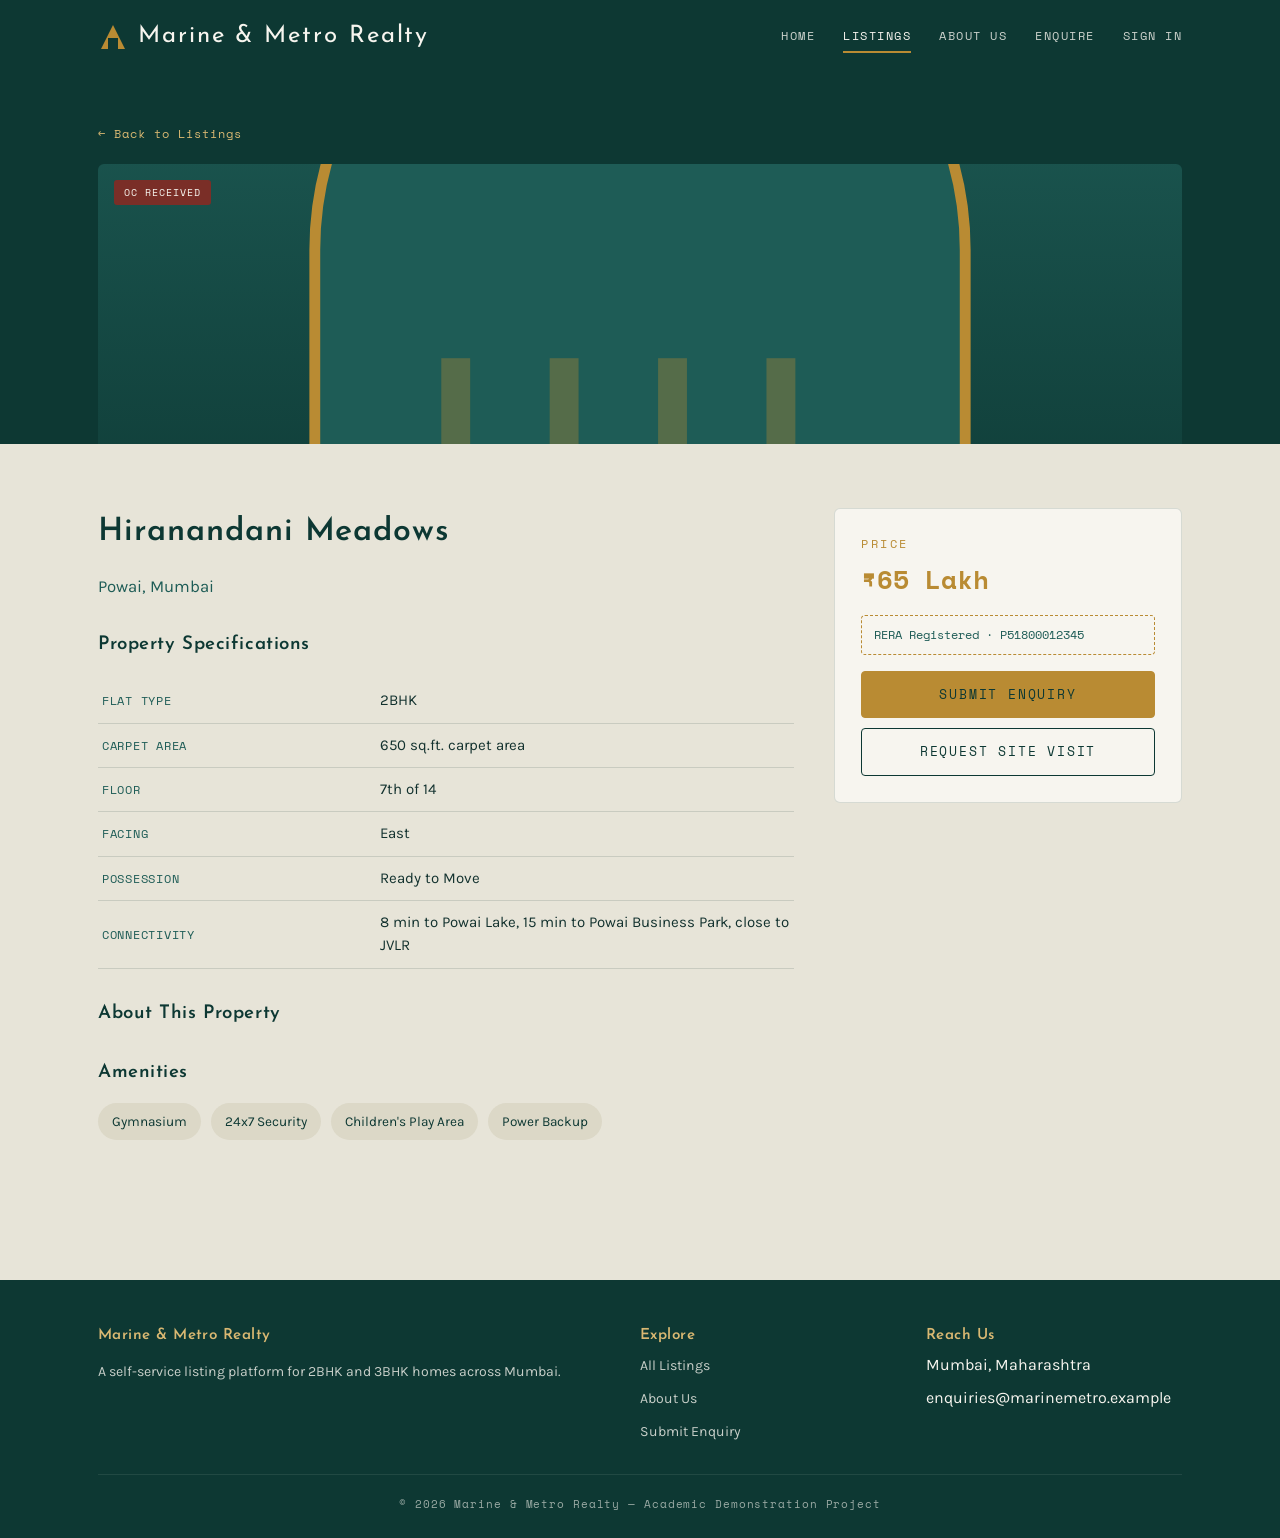
<file: property.html>
<!DOCTYPE html>
<html lang="en">
<head>
<meta charset="UTF-8">
<meta name="viewport" content="width=device-width, initial-scale=1.0">
<title>Property Detail — Marine & Metro Realty</title>
<link rel="preconnect" href="https://fonts.googleapis.com">
<link href="https://fonts.googleapis.com/css2?family=Josefin+Sans:wght@500;600;700&family=Karla:wght@400;500;700&family=Space+Mono:wght@400;700&display=swap" rel="stylesheet">
<link rel="stylesheet" href="styles.css">
</head>
<body data-page="listings">

<header class="site-header">
  <div class="container">
    <a href="index.html" class="brand">
      <svg class="mark" viewBox="0 0 30 30"><path d="M15 3 L27 27 H3 Z" fill="#B98B33"/><rect x="10" y="16" width="10" height="11" fill="#0D3833"/></svg>
      Marine & Metro Realty
    </a>
    <button class="nav-toggle" aria-label="Toggle menu">MENU</button>
    <nav class="main-nav">
      <a href="index.html" data-page="home">Home</a>
      <a href="listings.html" data-page="listings">Listings</a>
      <a href="about.html" data-page="about">About Us</a>
      <a href="contact.html" data-page="contact">Enquire</a>
    </nav>
  </div>
</header>

<div id="detail-root">
  <section class="detail-hero">
    <div class="container">
      <a href="listings.html" style="font-family:var(--mono);font-size:0.78rem;letter-spacing:0.08em;color:var(--brass-light);">&larr; Back to Listings</a>
      <div class="facade-frame" style="position:relative;margin-top:18px;">
        <span class="tag" id="detail-status-tag" style="top:16px;left:16px;"></span>
        <div id="detail-facade" style="width:100%;height:100%;"></div>
      </div>
    </div>
  </section>

  <section>
    <div class="container">
      <div class="detail-grid">
        <div>
          <h1 id="detail-title" style="font-size:2rem;"></h1>
          <p id="detail-location" style="color:var(--teal);font-size:1.05rem;"></p>

          <h3 style="margin-top:30px;">Property Specifications</h3>
          <table class="spec-table">
            <tr><td>Flat Type</td><td id="spec-type"></td></tr>
            <tr><td>Carpet Area</td><td id="spec-area"></td></tr>
            <tr><td>Floor</td><td id="spec-floor"></td></tr>
            <tr><td>Facing</td><td id="spec-facing"></td></tr>
            <tr><td>Possession</td><td id="spec-possession"></td></tr>
            <tr><td>Connectivity</td><td id="spec-connectivity"></td></tr>
          </table>

          <h3 style="margin-top:30px;">About This Property</h3>
          <p id="detail-description" style="color:var(--ink);"></p>

          <h3 style="margin-top:30px;">Amenities</h3>
          <ul class="amenity-list" id="amenity-list"></ul>

          <div id="detail-gallery"></div>
        </div>

        <aside class="side-card">
          <span class="eyebrow">Price</span>
          <div class="card-price" id="detail-price"></div>
          <div class="rera-badge" id="rera-info"></div>
          <a href="#" id="enquire-btn" class="btn" style="display:block;text-align:center;margin-bottom:10px;">Submit Enquiry</a>
          <a href="#" id="visit-btn" class="btn outline" style="display:block;text-align:center;color:var(--teal-deep);border-color:var(--teal-deep);">Request Site Visit</a>
        </aside>
      </div>
    </div>
  </section>
</div>

<footer class="site-footer">
  <div class="container">
    <div class="footer-grid">
      <div>
        <h4>Marine & Metro Realty</h4>
        <p>A self-service listing platform for 2BHK and 3BHK homes across Mumbai.</p>
      </div>
      <div>
        <h4>Explore</h4>
        <ul>
          <li><a href="listings.html">All Listings</a></li>
          <li><a href="about.html">About Us</a></li>
          <li><a href="contact.html">Submit Enquiry</a></li>
        </ul>
      </div>
      <div>
        <h4>Reach Us</h4>
        <ul>
          <li>Mumbai, Maharashtra</li>
          <li>enquiries@marinemetro.example</li>
        </ul>
      </div>
    </div>
    <div class="footer-bottom">© 2026 Marine & Metro Realty — Academic Demonstration Project</div>
  </div>
</footer>

<script src="data.js"></script>
<script src="storage.js"></script>
<script src="main.js"></script>
</body>
</html>
</file>
<file: styles.css>
/* ============================================================
   DESIGN TOKENS — Marine Drive / Art Deco Mumbai
   ============================================================ */
:root{
  --ink:        #12312E;   /* near-black deep teal, primary text */
  --teal:       #1E5C56;   /* primary brand teal */
  --teal-deep:  #0D3833;   /* darkest teal, headers/footer bg */
  --brass:      #B98B33;   /* accent gold/brass */
  --brass-light:#D9B872;   /* light brass for hover/highlights */
  --stone:      #E7E4D8;   /* warm stone page background */
  --stone-2:    #DCD8C7;   /* slightly deeper stone, card wells */
  --ivory:      #F7F5EF;   /* light text on dark backgrounds */
  --maroon:     #7A2E27;   /* brick accent for status tags */
  --line:       rgba(18,49,46,0.14);

  --display: "Josefin Sans", "Century Gothic", sans-serif;
  --body:    "Karla", "Segoe UI", sans-serif;
  --mono:    "Space Mono", "Courier New", monospace;
}

*{ box-sizing: border-box; }
html{ scroll-behavior: smooth; }
body{
  margin:0;
  background: var(--stone);
  color: var(--ink);
  font-family: var(--body);
  font-size: 16px;
  line-height: 1.55;
}
img{ max-width:100%; display:block; }
a{ color: inherit; text-decoration:none; }
h1,h2,h3,h4{
  font-family: var(--display);
  letter-spacing: 0.03em;
  margin: 0 0 0.4em 0;
  color: var(--teal-deep);
  font-weight: 600;
}
.eyebrow{
  font-family: var(--mono);
  font-size: 0.72rem;
  letter-spacing: 0.22em;
  text-transform: uppercase;
  color: var(--brass);
  display:block;
  margin-bottom: 0.6em;
}
.container{ max-width: 1140px; margin: 0 auto; padding: 0 28px; }
button, input, textarea, select{ font-family: var(--body); font-size: 1rem; }
:focus-visible{ outline: 3px solid var(--brass); outline-offset: 2px; }

/* ============================================================
   ZIGGURAT DIVIDER — signature step motif, used between sections
   ============================================================ */
.ziggurat{
  height: 22px;
  width: 100%;
  background:
    linear-gradient(45deg, var(--stone) 25%, transparent 25%) -11px 0,
    linear-gradient(-45deg, var(--stone) 25%, transparent 25%) -11px 0;
  background-size: 22px 22px;
  background-color: var(--brass);
}
.ziggurat.dark{ background-color: var(--teal-deep); }
.ziggurat.on-stone{
  background-image:
    linear-gradient(45deg, var(--teal-deep) 25%, transparent 25%),
    linear-gradient(-45deg, var(--teal-deep) 25%, transparent 25%);
  background-color: var(--stone);
  opacity: 0.9;
}

/* ============================================================
   HEADER / NAV
   ============================================================ */
.site-header{
  background: var(--teal-deep);
  color: var(--ivory);
  padding: 18px 0;
}
.site-header .container{
  display:flex;
  align-items:center;
  justify-content: space-between;
  gap: 24px;
}
.brand{
  font-family: var(--display);
  font-size: 1.5rem;
  letter-spacing: 0.08em;
  color: var(--ivory);
  display:flex;
  align-items:center;
  gap: 10px;
}
.brand .mark{
  width: 30px; height: 30px;
  flex-shrink:0;
}
nav.main-nav{ display:flex; gap: 28px; align-items:center; }
nav.main-nav a{
  font-family: var(--mono);
  font-size: 0.78rem;
  letter-spacing: 0.12em;
  text-transform: uppercase;
  color: var(--ivory);
  opacity: 0.82;
  padding: 6px 0;
  border-bottom: 2px solid transparent;
  transition: opacity 0.15s, border-color 0.15s;
}
nav.main-nav a:hover, nav.main-nav a.active{
  opacity:1;
  border-color: var(--brass);
}
.nav-toggle{ display:none; }

/* ============================================================
   HERO — arched marquee with sunburst
   ============================================================ */
.hero{
  position: relative;
  background: var(--teal-deep);
  color: var(--ivory);
  overflow: hidden;
  padding: 0 0 40px 0;
}
.hero .container{
  position: relative;
  z-index: 2;
  padding-top: 64px;
  text-align:center;
  display:flex;
  flex-direction: column;
  align-items: center;
}
.hero h1{
  color: var(--ivory);
  font-size: 2.6rem;
  max-width: 720px;
  line-height:1.25;
}
.hero p.lede{
  max-width: 560px;
  color: var(--brass-light);
  font-size: 1.05rem;
  margin-bottom: 2em;
}
.sunburst{
  position:absolute;
  top: -120px; left:50%;
  transform: translateX(-50%);
  width: 1200px; height: 700px;
  z-index:1;
  opacity: 0.5;
  pointer-events:none;
}

/* Search bar set within an arch frame */
.search-arch{
  position: relative;
  width: 100%;
  max-width: 640px;
  margin: 0 auto;
}
.arch-frame{
  background: var(--ivory);
  border: 3px solid var(--brass);
  border-bottom: none;
  border-radius: 200px 200px 0 0;
  padding: 46px 32px 20px 32px;
  color: var(--ink);
}
.search-form{
  display:flex;
  gap: 10px;
  flex-wrap: wrap;
  justify-content:center;
}
.search-form select, .search-form input[type="text"]{
  padding: 12px 14px;
  border: 1px solid var(--line);
  border-radius: 4px;
  background: var(--stone);
  color: var(--ink);
  min-width: 140px;
  flex: 1 1 140px;
}
.btn{
  display:inline-block;
  font-family: var(--mono);
  font-size: 0.8rem;
  letter-spacing: 0.14em;
  text-transform: uppercase;
  padding: 13px 26px;
  border-radius: 4px;
  border: 1px solid var(--brass);
  background: var(--brass);
  color: var(--teal-deep);
  cursor:pointer;
  transition: background 0.15s, color 0.15s, transform 0.1s;
}
.btn:hover{ background: var(--brass-light); transform: translateY(-1px); }
.btn.outline{
  background: transparent;
  color: var(--ivory);
  border-color: var(--ivory);
}
.btn.outline:hover{ background: rgba(247,245,239,0.1); }
.btn.small{ padding: 9px 18px; font-size: 0.72rem; }

/* ============================================================
   SECTIONS
   ============================================================ */
section{ padding: 64px 0; }
.section-head{
  text-align:center;
  max-width: 640px;
  margin: 0 auto 40px auto;
}
.section-head p{ color: var(--teal); }

/* ============================================================
   PROPERTY CARDS — arched facade frame
   ============================================================ */
.card-grid{
  display:grid;
  grid-template-columns: repeat(auto-fill, minmax(280px, 1fr));
  gap: 28px;
}
.property-card{
  background: var(--ivory);
  border: 1px solid var(--line);
  border-radius: 6px;
  overflow:hidden;
  display:flex;
  flex-direction:column;
  transition: transform 0.18s, box-shadow 0.18s;
}
.property-card:hover{
  transform: translateY(-4px);
  box-shadow: 0 14px 28px rgba(13,56,51,0.16);
}
.facade-frame{
  height: 170px;
  position:relative;
  overflow:hidden;
  background: var(--teal-deep);
}
.facade-frame svg{ width:100%; height:100%; display:block; }
.tag{
  position:absolute;
  top: 12px; left: 12px;
  font-family: var(--mono);
  font-size: 0.62rem;
  letter-spacing: 0.1em;
  text-transform: uppercase;
  background: var(--maroon);
  color: var(--ivory);
  padding: 5px 10px;
  border-radius: 3px;
  z-index: 2;
}
.card-body{ padding: 20px 22px 22px; display:flex; flex-direction:column; gap: 8px; flex:1; }
.card-body h3{ font-size: 1.15rem; margin-bottom:2px; }
.card-loc{ font-size: 0.88rem; color: var(--teal); }
.card-specs{
  display:flex;
  gap: 14px;
  font-family: var(--mono);
  font-size: 0.76rem;
  color: var(--ink);
  opacity: 0.75;
  margin: 6px 0;
}
.card-price{
  font-family: var(--mono);
  font-size: 1.25rem;
  color: var(--brass);
  font-weight: 700;
  margin-top: 4px;
}
.card-footer{
  margin-top: auto;
  padding-top: 14px;
  display:flex;
  justify-content: space-between;
  align-items:center;
}
.card-footer a{
  font-family: var(--mono);
  font-size: 0.72rem;
  letter-spacing: 0.1em;
  text-transform: uppercase;
  color: var(--teal-deep);
  border-bottom: 1px solid var(--brass);
  padding-bottom: 2px;
}
.card-footer a:hover{ color: var(--brass); }

/* ============================================================
   FILTER BAR (listings page)
   ============================================================ */
.filter-bar{
  background: var(--ivory);
  border: 1px solid var(--line);
  border-radius: 6px;
  padding: 22px 24px;
  display:flex;
  gap: 14px;
  flex-wrap: wrap;
  align-items:flex-end;
  margin-bottom: 36px;
}
.field{ display:flex; flex-direction:column; gap:6px; flex: 1 1 160px; }
.field label{
  font-family: var(--mono);
  font-size: 0.68rem;
  letter-spacing: 0.1em;
  text-transform: uppercase;
  color: var(--teal);
}
.field select, .field input{
  padding: 10px 12px;
  border: 1px solid var(--line);
  border-radius: 4px;
  background: var(--stone);
}
.results-meta{
  font-family: var(--mono);
  font-size: 0.82rem;
  color: var(--teal);
  margin-bottom: 20px;
}
.empty-state{
  text-align:center;
  padding: 60px 20px;
  color: var(--teal);
}
.empty-state h3{ color: var(--teal-deep); }

/* ============================================================
   PROPERTY DETAIL PAGE
   ============================================================ */
.detail-hero{
  background: var(--teal-deep);
  color: var(--ivory);
  padding: 48px 0 0;
}
.detail-hero .facade-frame{ height: 280px; border-radius: 6px 6px 0 0; }
.detail-grid{
  display:grid;
  grid-template-columns: 2fr 1fr;
  gap: 40px;
  align-items:flex-start;
}
.spec-table{ width:100%; border-collapse: collapse; margin: 20px 0; }
.spec-table td{
  padding: 10px 4px;
  border-bottom: 1px solid var(--line);
  font-size: 0.94rem;
}
.spec-table td:first-child{
  font-family: var(--mono);
  color: var(--teal);
  width: 40%;
  font-size: 0.78rem;
  letter-spacing: 0.06em;
  text-transform: uppercase;
}
.amenity-list{ list-style:none; padding:0; margin: 16px 0; display:flex; flex-wrap:wrap; gap:10px; }
.amenity-list li{
  background: var(--stone-2);
  padding: 8px 14px;
  border-radius: 20px;
  font-size: 0.85rem;
  color: var(--teal-deep);
}
.side-card{
  background: var(--ivory);
  border: 1px solid var(--line);
  border-radius: 6px;
  padding: 26px;
  position: sticky;
  top: 24px;
}
.side-card .card-price{ font-size: 1.6rem; margin-bottom: 4px; }
.rera-badge{
  font-family: var(--mono);
  font-size: 0.72rem;
  color: var(--teal);
  border: 1px dashed var(--brass);
  padding: 10px 12px;
  border-radius: 4px;
  margin: 16px 0;
  line-height: 1.5;
}

/* ============================================================
   ENQUIRY FORM
   ============================================================ */
.form-card{
  background: var(--ivory);
  border: 1px solid var(--line);
  border-radius: 6px;
  padding: 36px;
  max-width: 640px;
  margin: 0 auto;
}
.form-row{ margin-bottom: 20px; display:flex; flex-direction:column; gap:6px; }
.form-row label{
  font-family: var(--mono);
  font-size: 0.72rem;
  letter-spacing: 0.1em;
  text-transform: uppercase;
  color: var(--teal);
}
.form-row input, .form-row textarea, .form-row select{
  padding: 12px 14px;
  border: 1px solid var(--line);
  border-radius: 4px;
  background: var(--stone);
  color: var(--ink);
  width: 100%;
}
.form-row textarea{ min-height: 120px; resize: vertical; }
.error-msg{ color: var(--maroon); font-size: 0.78rem; display:none; }
.form-row.invalid input, .form-row.invalid textarea, .form-row.invalid select{ border-color: var(--maroon); }
.form-row.invalid .error-msg{ display:block; }
.success-banner{
  display:none;
  background: var(--teal-deep);
  color: var(--ivory);
  padding: 18px 22px;
  border-radius: 6px;
  margin-bottom: 24px;
  font-family: var(--mono);
  font-size: 0.85rem;
}
.success-banner.show{ display:block; }

/* ============================================================
   ABOUT PAGE
   ============================================================ */
.about-grid{
  display:grid;
  grid-template-columns: repeat(3, 1fr);
  gap: 26px;
  margin-top: 30px;
}
.about-card{
  background: var(--ivory);
  border: 1px solid var(--line);
  border-radius: 6px;
  padding: 24px;
}
.about-card .num{
  font-family: var(--mono);
  color: var(--brass);
  font-size: 0.75rem;
  letter-spacing: 0.14em;
}
.timeline{ margin-top: 34px; }
.timeline-row{
  display:grid;
  grid-template-columns: 140px 1fr;
  gap: 20px;
  padding: 14px 0;
  border-bottom: 1px solid var(--line);
}
.timeline-row .phase{
  font-family: var(--mono);
  font-size: 0.78rem;
  color: var(--teal);
  text-transform: uppercase;
  letter-spacing: 0.08em;
}

/* ============================================================
   FOOTER
   ============================================================ */
.site-footer{
  background: var(--teal-deep);
  color: var(--ivory);
  padding: 44px 0 26px;
  margin-top: 60px;
}
.footer-grid{
  display:grid;
  grid-template-columns: 2fr 1fr 1fr;
  gap: 30px;
  margin-bottom: 30px;
}
.footer-grid h4{ color: var(--brass-light); font-size: 0.95rem; }
.footer-grid p, .footer-grid a{ color: var(--ivory); opacity: 0.8; font-size: 0.88rem; }
.footer-grid ul{ list-style:none; padding:0; margin:0; display:flex; flex-direction:column; gap:8px; }
.footer-bottom{
  text-align:center;
  font-family: var(--mono);
  font-size: 0.7rem;
  letter-spacing: 0.08em;
  opacity: 0.6;
  padding-top: 20px;
  border-top: 1px solid rgba(247,245,239,0.15);
}

/* ============================================================
   RESPONSIVE
   ============================================================ */
@media (max-width: 860px){
  .detail-grid{ grid-template-columns: 1fr; }
  .about-grid{ grid-template-columns: 1fr; }
  .footer-grid{ grid-template-columns: 1fr; }
  nav.main-nav{ display:none; }
  .nav-toggle{
    display:block;
    background:none; border:none; color:var(--ivory);
    font-family: var(--mono); font-size: 0.8rem; letter-spacing:0.1em;
    cursor:pointer;
  }
  nav.main-nav.open{
    display:flex; flex-direction:column;
    position:absolute; top: 66px; left:0; right:0;
    background: var(--teal-deep);
    padding: 20px 28px; gap: 16px;
    z-index: 10;
  }
  .hero h1{ font-size: 1.9rem; }
}
@media (prefers-reduced-motion: reduce){
  *{ transition: none !important; scroll-behavior: auto !important; }
}
</file>
